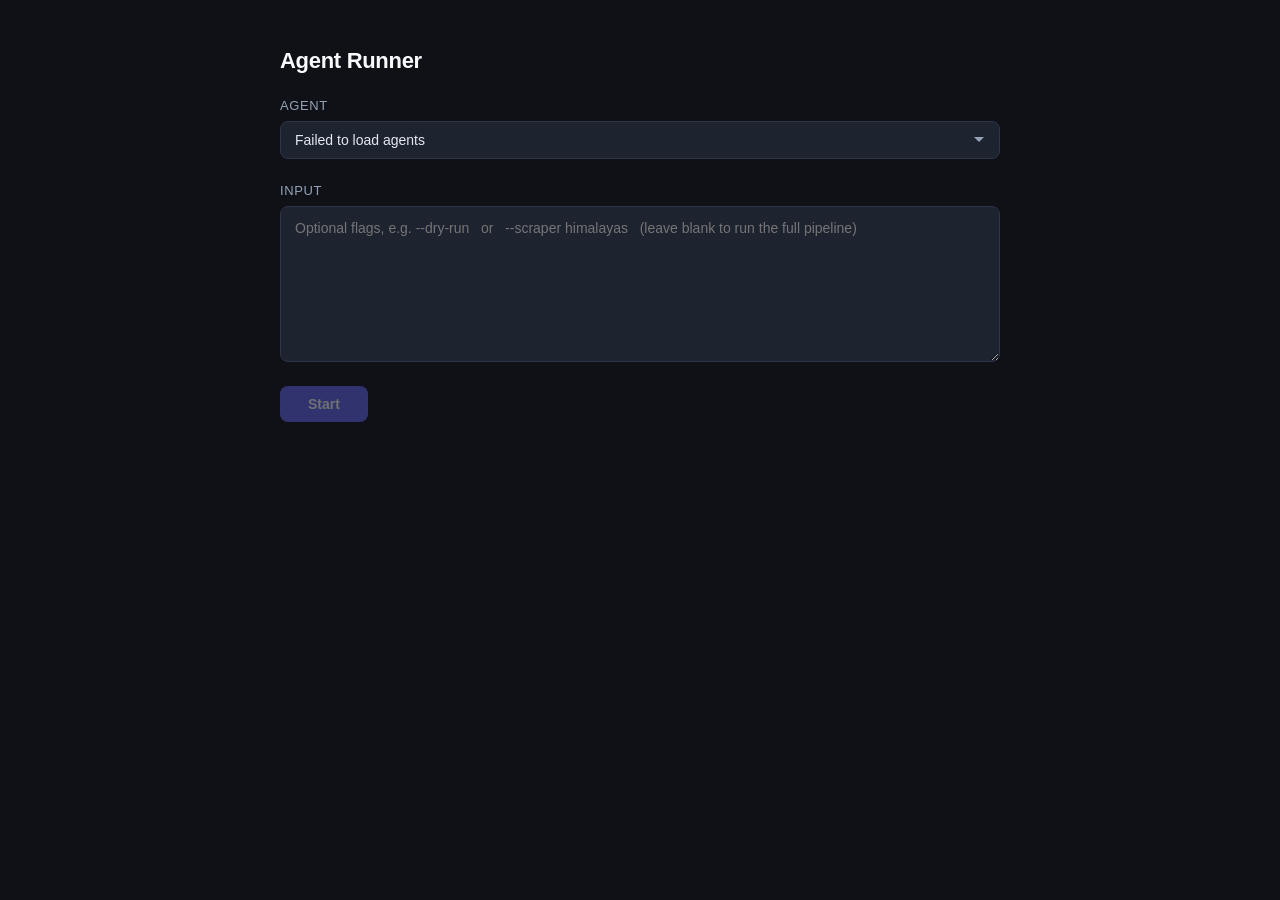
<file: index.html>
<!DOCTYPE html>
<html lang="en">
<head>
  <meta charset="UTF-8" />
  <meta name="viewport" content="width=device-width, initial-scale=1.0" />
  <title>Agent Runner</title>
  <link rel="stylesheet" href="style.css" />
</head>
<body>
  <div class="container">
    <h1>Agent Runner</h1>

    <div class="form-group">
      <label for="agent-select">Agent</label>
      <select id="agent-select">
        <option value="" disabled selected>Loading agents…</option>
      </select>
    </div>

    <div class="form-group">
      <label for="input-text">Input</label>
      <textarea id="input-text" placeholder="Optional flags, e.g. --dry-run   or   --scraper himalayas   (leave blank to run the full pipeline)" rows="6"></textarea>
    </div>

    <button id="start-btn" disabled>Start</button>

    <div class="form-group output-group" id="output-group" style="display:none">
      <label for="output-text">Output</label>
      <div id="output-text" class="output-box"></div>
    </div>
  </div>

  <script src="app.js"></script>
</body>
</html>
</file>
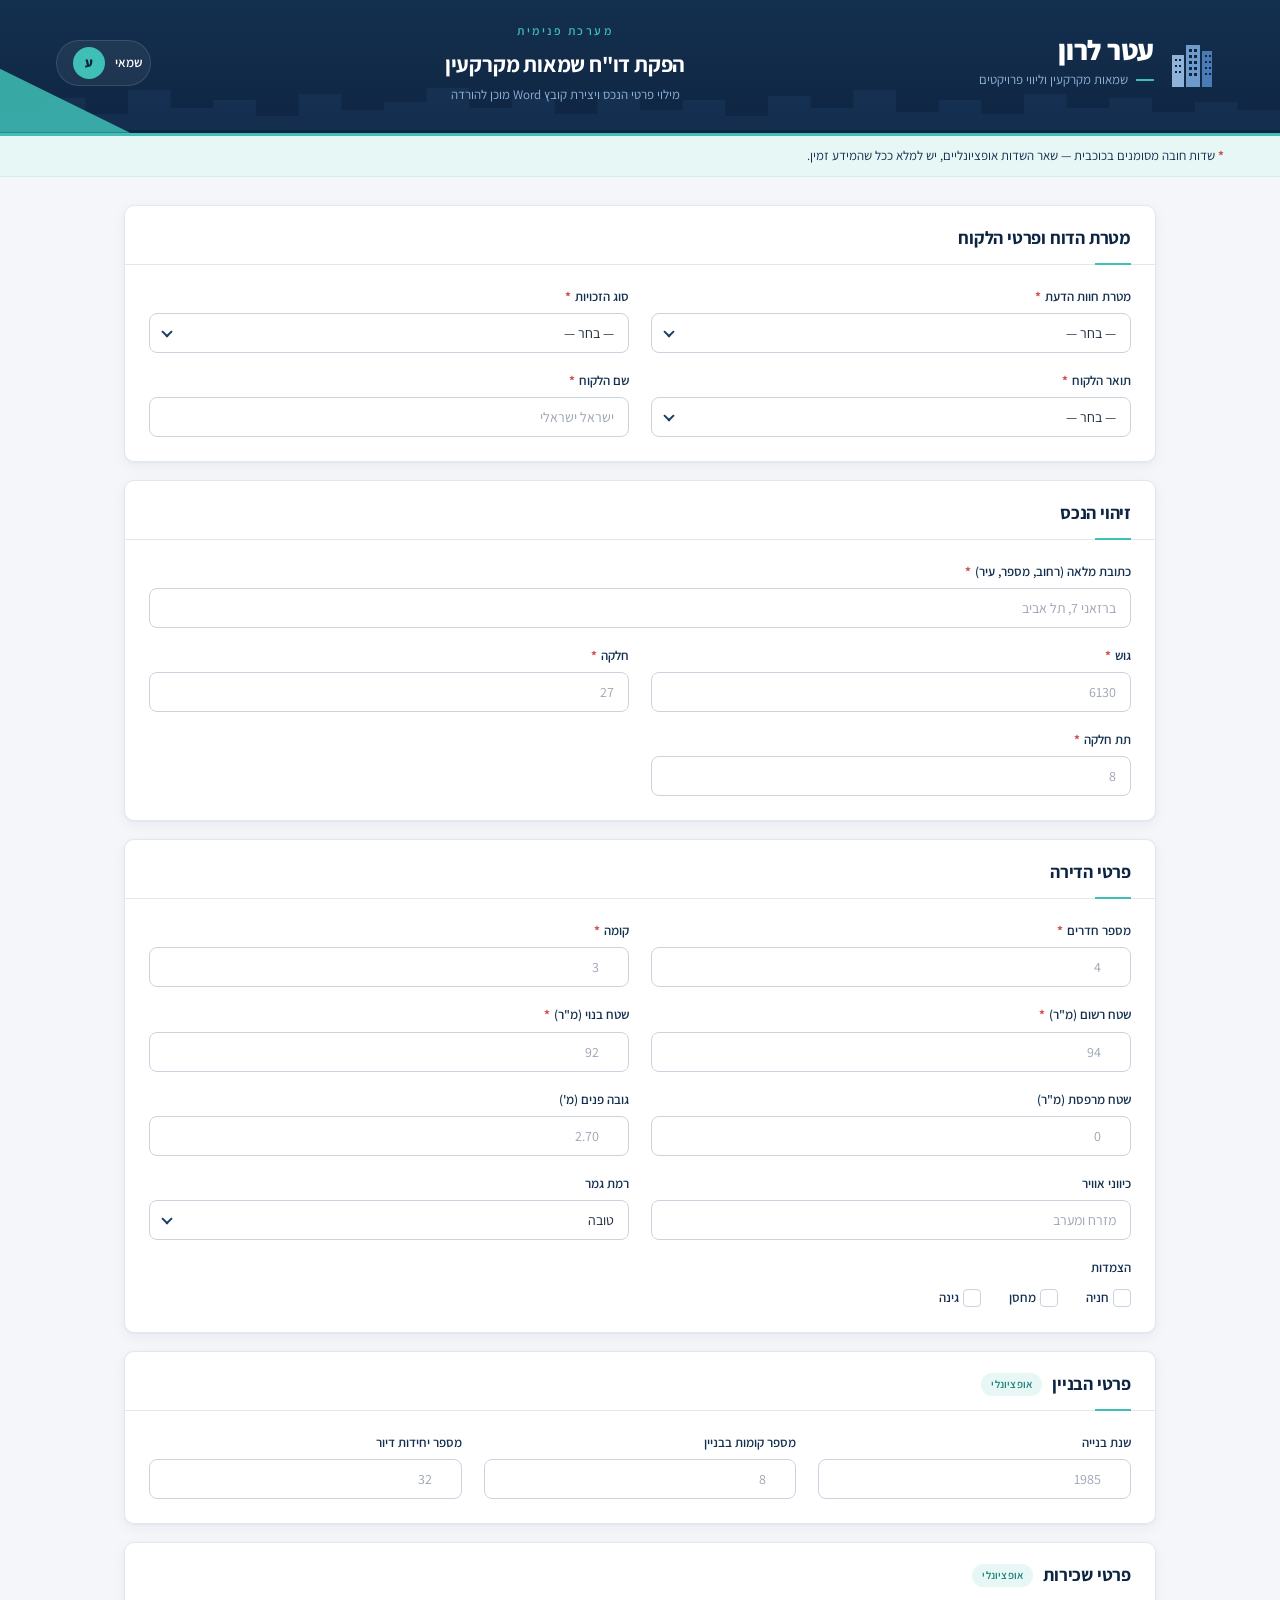
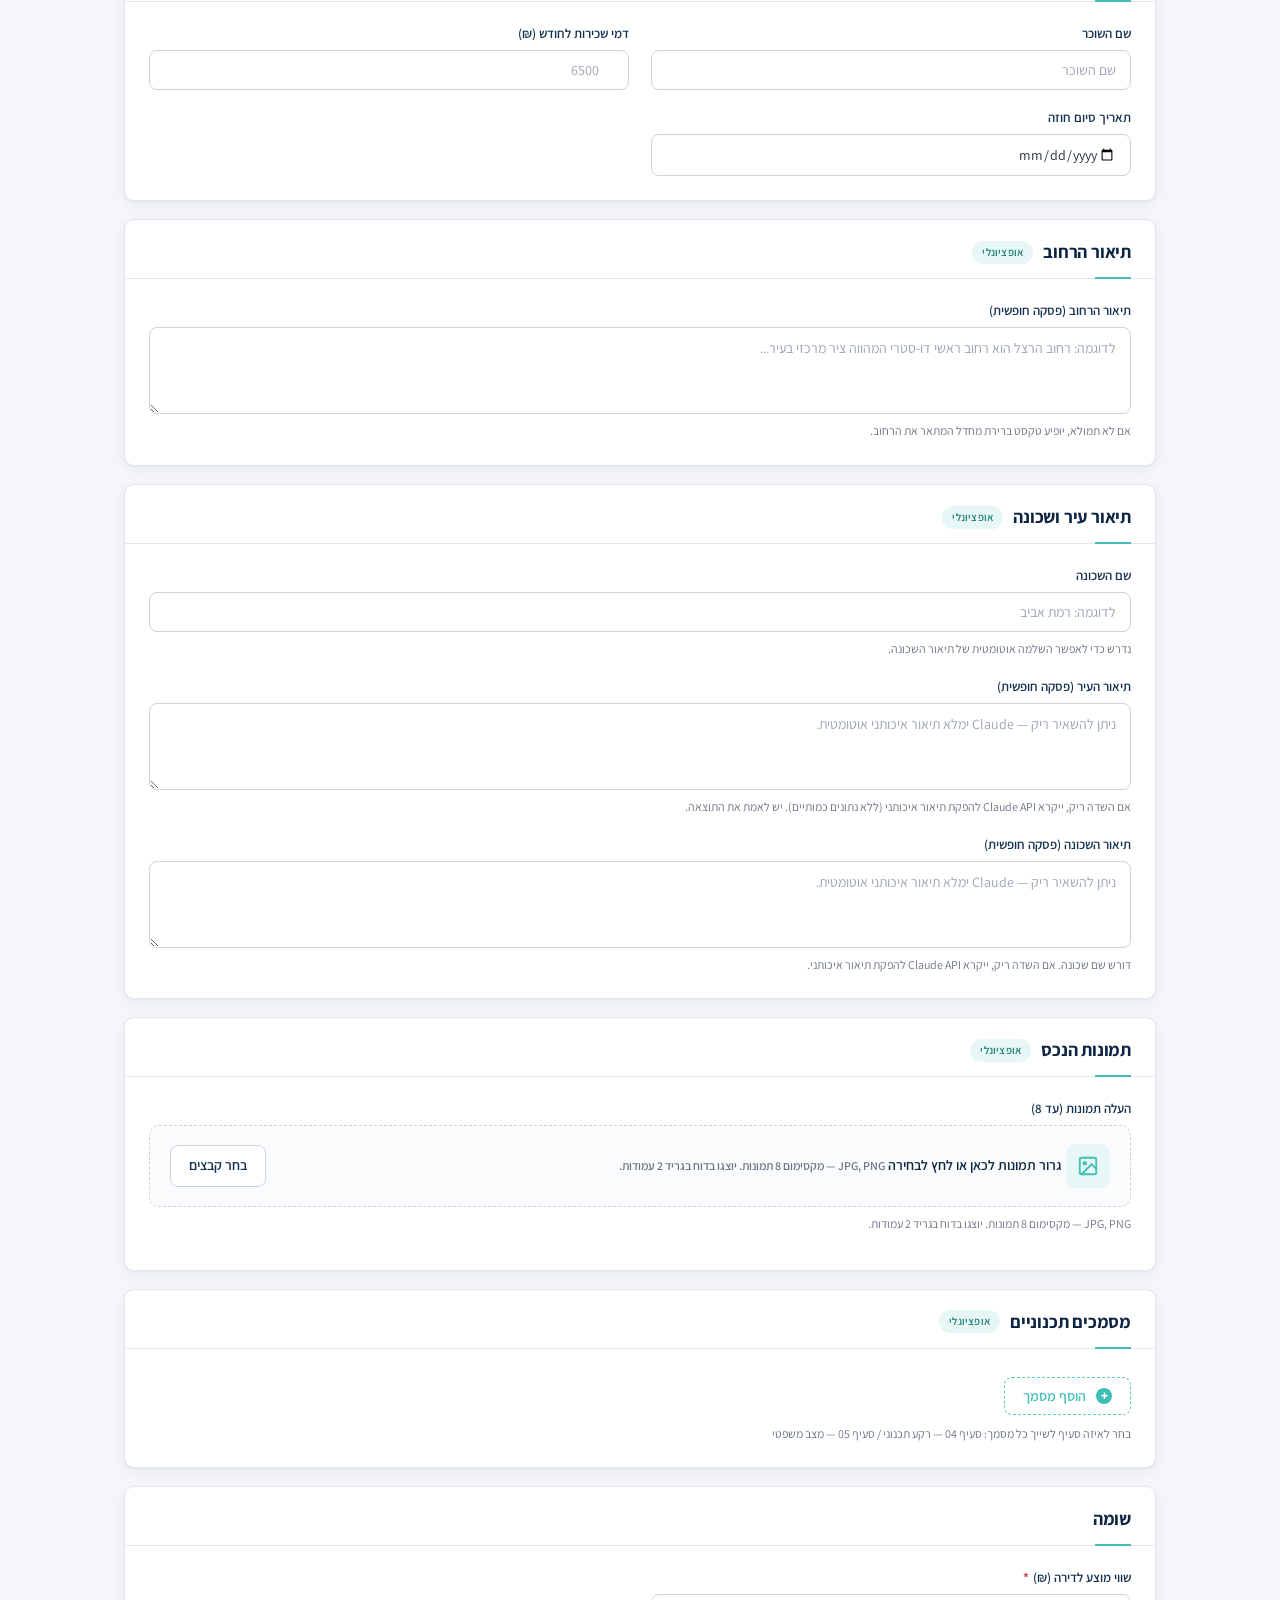
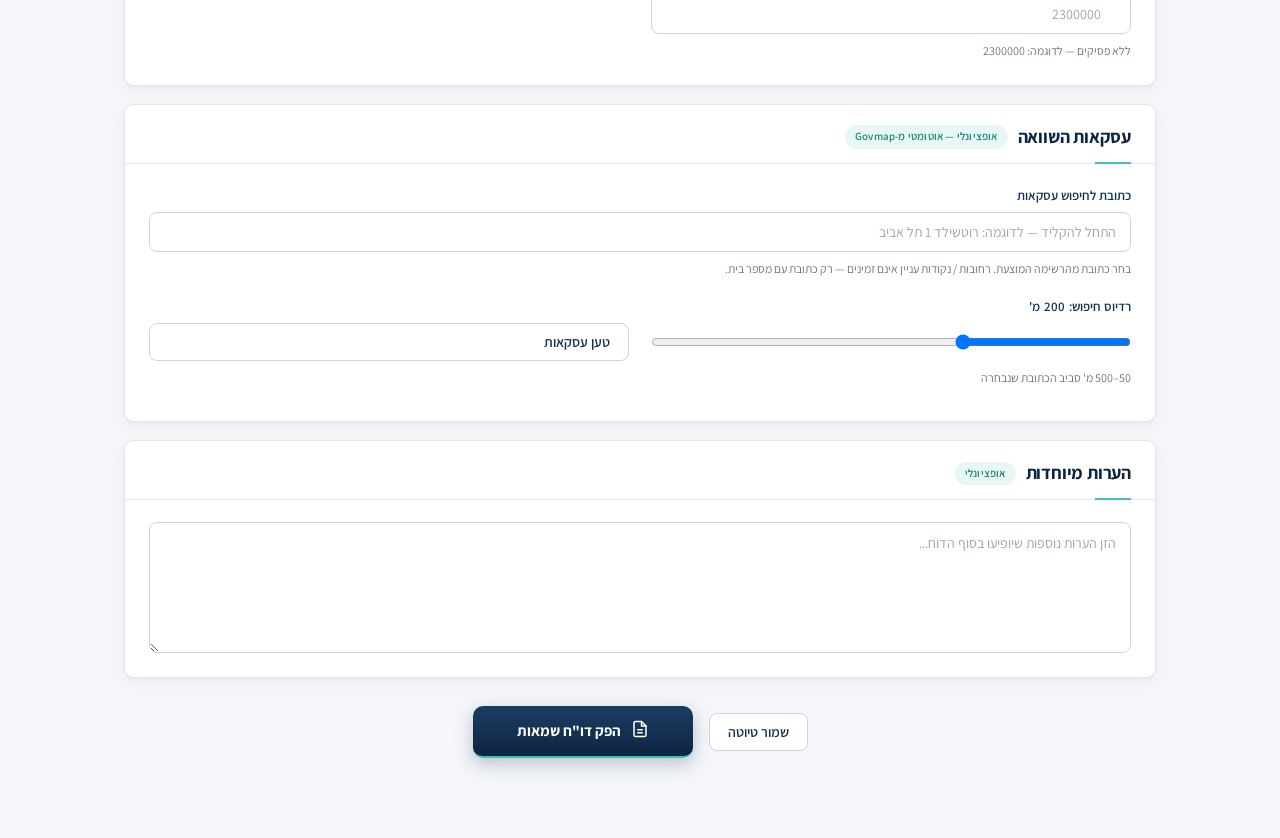
<file: real_estate/shuma.html>
<!DOCTYPE html>
<html lang="he" dir="rtl">
<head>
  <meta charset="UTF-8">
  <meta name="viewport" content="width=device-width, initial-scale=1.0">
  <title>עטר לרון — מערכת שמאות מקרקעין</title>
  <link rel="preconnect" href="https://fonts.googleapis.com">
  <link rel="preconnect" href="https://fonts.gstatic.com" crossorigin>
  <link href="https://fonts.googleapis.com/css2?family=Assistant:wght@300;400;500;600;700;800&display=swap" rel="stylesheet">
  <style>
    :root {
      --navy-900: #0E2542;
      --navy-800: #14304F;
      --navy-700: #1B3D62;
      --navy-600: #29547F;
      --teal: #3FBFB5;
      --teal-soft: #E6F7F5;
      --teal-line: #5CCCC2;
      --blue-logo: #4A7BB7;
      --blue-logo-light: #8FB3D9;
      --bg: #F4F6FA;
      --card: #FFFFFF;
      --border: #E2E7EE;
      --border-strong: #CBD3DE;
      --text: #1F2A3A;
      --text-muted: #6B7585;
      --required: #D14B4B;
      --shadow-card: 0 1px 2px rgba(14,37,66,0.04), 0 4px 14px rgba(14,37,66,0.05);
    }

    *, *::before, *::after { box-sizing: border-box; margin: 0; padding: 0; }

    html, body { height: auto; }

    body {
      font-family: 'Assistant', 'Segoe UI', Arial, Helvetica, sans-serif;
      background: var(--bg);
      color: var(--text);
      direction: rtl;
      font-size: 15px;
      line-height: 1.55;
      min-height: 100vh;
    }

    /* ── Header ── */
    .page-header {
      position: relative;
      background: linear-gradient(180deg, #14304F 0%, #0E2542 100%);
      color: #fff;
      padding: 22px 56px 28px;
      border-bottom: 3px solid var(--teal);
      overflow: hidden;
    }
    .header-skyline {
      position: absolute;
      left: 0;
      right: 0;
      bottom: 3px;
      width: 100%;
      height: 60px;
      opacity: 0.10;
      pointer-events: none;
      color: var(--blue-logo);
    }
    .header-corner {
      position: absolute;
      bottom: 0;
      left: 0;
      width: 130px;
      height: 64px;
      background: var(--teal);
      clip-path: polygon(0 100%, 100% 100%, 0 0);
      opacity: 0.85;
      pointer-events: none;
    }
    .header-inner {
      position: relative;
      display: flex;
      align-items: center;
      justify-content: space-between;
      gap: 24px;
      max-width: 1240px;
      margin: 0 auto;
      z-index: 1;
    }
    .brand { display: flex; align-items: center; gap: 14px; }
    .brand-logo { width: 56px; height: 56px; flex-shrink: 0; }
    .brand-text { display: flex; flex-direction: column; }
    .brand-name {
      font-size: 28px;
      font-weight: 800;
      color: #fff;
      letter-spacing: -0.3px;
      line-height: 1;
    }
    .brand-tagline {
      display: flex;
      align-items: center;
      gap: 8px;
      font-size: 13px;
      color: var(--blue-logo-light);
      margin-top: 6px;
    }
    .brand-tagline::before {
      content: "";
      width: 18px;
      height: 2px;
      background: var(--teal);
      display: inline-block;
    }

    .hero { text-align: center; flex: 1; max-width: 540px; }
    .hero-eyebrow {
      font-size: 12px;
      color: var(--teal);
      letter-spacing: 2.5px;
      font-weight: 600;
      text-transform: uppercase;
    }
    .hero-title {
      font-size: 22px;
      font-weight: 700;
      color: #fff;
      margin-top: 6px;
      letter-spacing: -0.2px;
    }
    .hero-subtitle {
      font-size: 13px;
      color: var(--blue-logo-light);
      margin-top: 4px;
    }

    .user-chip {
      display: flex;
      align-items: center;
      gap: 10px;
      background: rgba(255,255,255,0.06);
      border: 1px solid rgba(255,255,255,0.12);
      padding: 6px 8px 6px 16px;
      border-radius: 999px;
      color: #fff;
      font-size: 13px;
      font-weight: 600;
    }
    .user-avatar {
      width: 32px;
      height: 32px;
      border-radius: 50%;
      background: var(--teal);
      color: var(--navy-900);
      display: flex;
      align-items: center;
      justify-content: center;
      font-weight: 800;
      font-size: 13px;
    }

    /* ── Info banner ── */
    .info-banner {
      background: var(--teal-soft);
      border-bottom: 1px solid #D5EEEB;
      padding: 10px 56px;
      font-size: 13px;
      color: var(--navy-800);
    }
    .info-banner .req-star-inline { color: var(--required); font-weight: 700; }

    /* ── Layout ── */
    .container {
      max-width: 1080px;
      margin: 28px auto 80px;
      padding: 0 24px;
    }

    /* ── Card ── */
    .card {
      background: var(--card);
      border: 1px solid var(--border);
      border-radius: 10px;
      box-shadow: var(--shadow-card);
      margin-bottom: 18px;
      overflow: hidden;
    }
    .card-header {
      position: relative;
      display: flex;
      align-items: center;
      gap: 10px;
      padding: 18px 24px 12px;
      border-bottom: 1px solid var(--border);
    }
    .card-header::after {
      content: "";
      position: absolute;
      right: 24px;
      bottom: -1px;
      width: 36px;
      height: 2px;
      background: var(--teal);
    }
    .card-header h2 {
      font-size: 18px;
      font-weight: 700;
      color: var(--navy-900);
      letter-spacing: -0.2px;
    }
    .card-body { padding: 22px 24px 24px; }

    .badge-opt {
      font-size: 11px;
      background: var(--teal-soft);
      color: #1F8079;
      padding: 3px 10px;
      border-radius: 999px;
      font-weight: 600;
      white-space: nowrap;
      letter-spacing: 0.2px;
    }
    .badge-cond {
      font-size: 11px;
      background: #FEF3C7;
      color: #8A5A00;
      padding: 3px 10px;
      border-radius: 999px;
      font-weight: 600;
    }

    /* ── Grid ── */
    .fg { display: grid; grid-template-columns: repeat(2, 1fr); gap: 18px 22px; }
    .fg-3 { display: grid; grid-template-columns: repeat(3, 1fr); gap: 18px 22px; }
    @media (max-width: 760px) {
      .fg, .fg-3 { grid-template-columns: 1fr; }
      .page-header { padding: 22px 20px 26px; }
      .info-banner { padding: 10px 20px; }
      .header-inner { flex-direction: column; align-items: flex-start; gap: 14px; }
      .hero { text-align: right; }
    }
    .full { grid-column: 1 / -1; }

    /* ── Field ── */
    .f { display: flex; flex-direction: column; gap: 6px; min-width: 0; }
    .f label {
      font-size: 13px;
      font-weight: 600;
      color: var(--navy-800);
      display: inline-flex;
      align-items: center;
      gap: 4px;
    }
    .req-star { color: var(--required); font-weight: 700; }

    .f input,
    .f textarea,
    .f select {
      width: 100%;
      padding: 10px 14px;
      border: 1px solid var(--border-strong);
      border-radius: 8px;
      font-size: 14px;
      font-family: inherit;
      direction: rtl;
      background: #fff;
      color: var(--text);
      transition: border-color .15s, box-shadow .15s;
    }
    .f textarea { resize: vertical; min-height: 76px; line-height: 1.55; }
    .f input::placeholder, .f textarea::placeholder { color: #9CA4B2; }

    .f input:focus,
    .f textarea:focus,
    .f select:focus {
      outline: none;
      border-color: var(--teal);
      box-shadow: 0 0 0 3px rgba(63,191,181,0.18);
    }
    .f.err input,
    .f.err textarea,
    .f.err select {
      border-color: var(--required);
      background: #FFF5F5;
    }
    .f.err input:focus,
    .f.err textarea:focus,
    .f.err select:focus {
      box-shadow: 0 0 0 3px rgba(209,75,75,0.18);
    }
    .err-msg {
      font-size: 12px;
      color: var(--required);
      display: none;
      margin-top: 2px;
    }
    .f.err .err-msg { display: block; }
    .hint {
      font-size: 12px;
      color: var(--text-muted);
      margin-top: 2px;
    }

    /* ── Select wrap (custom arrow) ── */
    .select-wrap {
      position: relative;
      display: block;
      width: 100%;
    }
    .select-wrap select {
      appearance: none;
      -webkit-appearance: none;
      -moz-appearance: none;
      padding-left: 38px;
      background-image: none;
      cursor: pointer;
    }
    .select-wrap::after {
      content: "";
      position: absolute;
      left: 14px;
      top: 50%;
      width: 8px;
      height: 8px;
      border-right: 2px solid var(--navy-700);
      border-bottom: 2px solid var(--navy-700);
      transform: translateY(-65%) rotate(45deg);
      pointer-events: none;
    }

    /* ── Checkboxes (custom) ── */
    .cb-group {
      display: flex;
      gap: 28px;
      flex-wrap: wrap;
      padding-top: 4px;
    }
    .cb-item {
      display: inline-flex;
      align-items: center;
      gap: 8px;
      cursor: pointer;
      font-size: 14px;
      font-weight: 500;
      color: var(--text);
      user-select: none;
      position: relative;
    }
    .cb-item input[type="checkbox"] {
      position: absolute;
      opacity: 0;
      pointer-events: none;
      width: 0;
      height: 0;
    }
    .cb-item .box {
      width: 18px;
      height: 18px;
      border: 1.5px solid var(--border-strong);
      border-radius: 4px;
      background: #fff;
      position: relative;
      transition: background .15s, border-color .15s, box-shadow .15s;
      flex-shrink: 0;
      display: inline-block;
    }
    .cb-item input[type="checkbox"]:checked + .box {
      background: var(--teal);
      border-color: var(--teal);
    }
    .cb-item input[type="checkbox"]:checked + .box::after {
      content: "";
      position: absolute;
      left: 5px;
      top: 1px;
      width: 5px;
      height: 10px;
      border-right: 2px solid #fff;
      border-bottom: 2px solid #fff;
      transform: rotate(45deg);
    }
    .cb-item input[type="checkbox"]:focus + .box {
      box-shadow: 0 0 0 3px rgba(63,191,181,0.22);
    }

    /* ── File drop (property images) ── */
    .file-drop {
      display: flex;
      align-items: center;
      gap: 16px;
      border: 1.5px dashed var(--border-strong);
      background: #FAFBFD;
      border-radius: 10px;
      padding: 18px 20px;
      cursor: pointer;
      transition: border-color .15s, background .15s;
    }
    .file-drop:hover { border-color: var(--teal-line); background: #F4FBFA; }
    .file-drop-icon {
      width: 44px;
      height: 44px;
      background: var(--teal-soft);
      color: var(--teal);
      border-radius: 10px;
      display: flex;
      align-items: center;
      justify-content: center;
      flex-shrink: 0;
    }
    .file-drop-text { flex: 1; }
    .file-drop-text .t1 {
      font-size: 14px;
      font-weight: 600;
      color: var(--navy-900);
    }
    .file-drop-text .t2 {
      font-size: 12px;
      color: var(--text-muted);
      margin-top: 2px;
    }
    .file-drop input[type="file"] {
      position: absolute;
      opacity: 0;
      pointer-events: none;
      width: 0;
      height: 0;
    }

    .btn-secondary {
      display: inline-flex;
      align-items: center;
      gap: 6px;
      background: #fff;
      color: var(--navy-800);
      border: 1px solid var(--border-strong);
      padding: 9px 18px;
      border-radius: 8px;
      font-size: 14px;
      font-weight: 600;
      font-family: inherit;
      cursor: pointer;
      transition: background .15s, border-color .15s;
      white-space: nowrap;
    }
    .btn-secondary:hover { background: #F4F6FA; border-color: var(--navy-600); }

    /* ── + הוסף מסמך ── */
    .btn-add-doc {
      display: inline-flex;
      align-items: center;
      gap: 10px;
      background: #fff;
      color: var(--teal);
      border: 1.5px dashed var(--teal-line);
      padding: 9px 18px;
      border-radius: 8px;
      font-size: 14px;
      font-weight: 600;
      font-family: inherit;
      cursor: pointer;
      transition: background .15s;
      margin-top: 6px;
    }
    .btn-add-doc:hover { background: var(--teal-soft); }
    .btn-add-doc .plus-circle {
      width: 16px;
      height: 16px;
      border-radius: 50%;
      background: var(--teal);
      color: #fff;
      display: inline-flex;
      align-items: center;
      justify-content: center;
      font-size: 13px;
      font-weight: 800;
      line-height: 1;
    }

    /* ── Plan row ── */
    .plan-row {
      display: flex;
      gap: 12px;
      align-items: center;
      margin-bottom: 10px;
    }
    .plan-row .plan-file-label {
      flex: 1;
      display: flex;
      align-items: center;
      gap: 10px;
      padding: 9px 14px;
      border: 1px solid var(--border-strong);
      border-radius: 8px;
      background: #fff;
      cursor: pointer;
      font-size: 13px;
      color: var(--text-muted);
      min-width: 0;
    }
    .plan-row .plan-file-label:hover { border-color: var(--teal-line); }
    .plan-row .plan-file-label .file-name {
      color: var(--text);
      font-weight: 500;
      overflow: hidden;
      text-overflow: ellipsis;
      white-space: nowrap;
    }
    .plan-row .plan-file { display: none; }
    .plan-row .select-wrap { width: 220px; flex-shrink: 0; }
    .plan-row .btn-remove {
      width: 36px;
      height: 36px;
      background: #FEECEC;
      color: var(--required);
      border: none;
      border-radius: 8px;
      cursor: pointer;
      font-size: 16px;
      font-weight: 700;
      display: inline-flex;
      align-items: center;
      justify-content: center;
      flex-shrink: 0;
    }
    .plan-row .btn-remove:hover { background: #FBDADA; }

    /* ── Image preview ── */
    .img-preview { display: flex; flex-wrap: wrap; gap: 10px; margin-top: 12px; }
    .img-preview img {
      width: 110px;
      height: 84px;
      object-fit: cover;
      border-radius: 8px;
      border: 1px solid var(--border-strong);
    }
    .img-preview .warn {
      color: var(--required);
      font-size: 13px;
      width: 100%;
    }

    /* ── Submit area ── */
    .submit-bar {
      display: flex;
      align-items: center;
      justify-content: center;
      gap: 16px;
      margin-top: 28px;
      flex-wrap: wrap;
    }
    .btn-cta {
      display: inline-flex;
      align-items: center;
      gap: 10px;
      background: linear-gradient(180deg, #1B3D62 0%, #0E2542 100%);
      color: #fff;
      border: none;
      border-bottom: 2px solid var(--teal);
      padding: 14px 44px;
      border-radius: 10px;
      font-size: 15px;
      font-weight: 700;
      font-family: inherit;
      cursor: pointer;
      transition: transform .12s, box-shadow .15s;
      box-shadow: 0 6px 18px rgba(14,37,66,0.25);
    }
    .btn-cta:hover:not(:disabled) {
      transform: translateY(-1px);
      box-shadow: 0 8px 22px rgba(14,37,66,0.32);
    }
    .btn-cta:active:not(:disabled) { transform: translateY(0); }
    .btn-cta:disabled {
      background: var(--navy-600);
      cursor: not-allowed;
      box-shadow: none;
      border-bottom-color: rgba(63,191,181,0.5);
    }

    @keyframes spin { to { transform: rotate(360deg); } }
    .spinner {
      width: 18px; height: 18px;
      border: 2.5px solid rgba(255,255,255,0.35);
      border-top-color: #fff;
      border-radius: 50%;
      animation: spin .65s linear infinite;
      display: none;
    }
    .btn-cta.loading .spinner { display: inline-block; }
    .btn-cta.loading .btn-icon { display: none; }

    /* ── Toast ── */
    #toast {
      display: none;
      align-items: center;
      gap: 8px;
      background: var(--teal-soft);
      color: #1F8079;
      border: 1px solid #B7E8E2;
      border-radius: 8px;
      padding: 10px 18px;
      font-size: 14px;
      font-weight: 600;
      margin-top: 16px;
      width: 100%;
      justify-content: center;
    }
    #toast.show { display: flex; }

    .hidden { display: none !important; }

    input[type="number"] { direction: ltr; text-align: right; }
    input[type="date"]   { direction: ltr; text-align: right; }

    /* ── Comparables autocomplete dropdown ── */
    .cmp-ac-list {
      list-style: none;
      margin: 4px 0 0 0;
      padding: 0;
      position: absolute;
      top: 100%; right: 0; left: 0;
      background: #fff;
      border: 1px solid #ddd;
      border-radius: 8px;
      box-shadow: 0 4px 12px rgba(0,0,0,0.08);
      max-height: 320px;
      overflow-y: auto;
      z-index: 30;
    }
    .cmp-ac-list li {
      padding: 8px 12px;
      cursor: pointer;
      border-bottom: 1px solid #f1f1f1;
    }
    .cmp-ac-list li:last-child { border-bottom: none; }
    .cmp-ac-list li:hover,
    .cmp-ac-list li[aria-selected="true"] { background: var(--teal-soft); }
    .cmp-ac-list li .cmp-ac-type {
      display: inline-block;
      font-size: 11px;
      background: #f0f0f0;
      color: #555;
      border-radius: 4px;
      padding: 1px 6px;
      margin-inline-start: 6px;
    }
  </style>
</head>
<body>

<header class="page-header">
  <svg class="header-skyline" viewBox="0 0 1200 60" preserveAspectRatio="none" aria-hidden="true">
    <path fill="currentColor" d="M0,60 L0,40 L40,40 L40,28 L80,28 L80,44 L120,44 L120,20 L160,20 L160,38 L200,38 L200,30 L240,30 L240,46 L280,46 L280,24 L320,24 L320,40 L360,40 L360,32 L400,32 L400,18 L440,18 L440,38 L480,38 L480,28 L520,28 L520,44 L560,44 L560,22 L600,22 L600,40 L640,40 L640,30 L680,30 L680,46 L720,46 L720,26 L760,26 L760,38 L800,38 L800,20 L840,20 L840,42 L880,42 L880,30 L920,30 L920,44 L960,44 L960,24 L1000,24 L1000,38 L1040,38 L1040,28 L1080,28 L1080,42 L1120,42 L1120,32 L1160,32 L1160,40 L1200,40 L1200,60 Z"/>
  </svg>
  <span class="header-corner" aria-hidden="true"></span>

  <div class="header-inner">
    <div class="brand">
      <svg class="brand-logo" viewBox="0 0 56 56" aria-hidden="true">
        <rect x="4"  y="20" width="12" height="32" fill="#8FB3D9"/>
        <rect x="18" y="10" width="14" height="42" fill="#6E9BCC"/>
        <rect x="34" y="16" width="10" height="36" fill="#4A7BB7"/>
        <rect x="21" y="14" width="3" height="3" fill="#0E2542"/>
        <rect x="26" y="14" width="3" height="3" fill="#0E2542"/>
        <rect x="21" y="20" width="3" height="3" fill="#0E2542"/>
        <rect x="26" y="20" width="3" height="3" fill="#0E2542"/>
        <rect x="21" y="26" width="3" height="3" fill="#0E2542"/>
        <rect x="26" y="26" width="3" height="3" fill="#0E2542"/>
        <rect x="21" y="32" width="3" height="3" fill="#0E2542"/>
        <rect x="26" y="32" width="3" height="3" fill="#0E2542"/>
        <rect x="21" y="38" width="3" height="3" fill="#0E2542"/>
        <rect x="26" y="38" width="3" height="3" fill="#0E2542"/>
        <rect x="7"  y="24" width="2" height="2" fill="#0E2542"/>
        <rect x="11" y="24" width="2" height="2" fill="#0E2542"/>
        <rect x="7"  y="30" width="2" height="2" fill="#0E2542"/>
        <rect x="11" y="30" width="2" height="2" fill="#0E2542"/>
        <rect x="7"  y="36" width="2" height="2" fill="#0E2542"/>
        <rect x="11" y="36" width="2" height="2" fill="#0E2542"/>
        <rect x="37" y="20" width="2" height="2" fill="#0E2542"/>
        <rect x="41" y="20" width="2" height="2" fill="#0E2542"/>
        <rect x="37" y="26" width="2" height="2" fill="#0E2542"/>
        <rect x="41" y="26" width="2" height="2" fill="#0E2542"/>
        <rect x="37" y="32" width="2" height="2" fill="#0E2542"/>
        <rect x="41" y="32" width="2" height="2" fill="#0E2542"/>
        <rect x="37" y="38" width="2" height="2" fill="#0E2542"/>
        <rect x="41" y="38" width="2" height="2" fill="#0E2542"/>
      </svg>
      <div class="brand-text">
        <span class="brand-name">עטר לרון</span>
        <span class="brand-tagline">שמאות מקרקעין וליווי פרויקטים</span>
      </div>
    </div>

    <div class="hero">
      <div class="hero-eyebrow">מערכת פנימית</div>
      <h1 class="hero-title">הפקת דו"ח שמאות מקרקעין</h1>
      <div class="hero-subtitle">מילוי פרטי הנכס ויצירת קובץ Word מוכן להורדה</div>
    </div>

    <div class="user-chip">
      <span>שמאי</span>
      <span class="user-avatar">ע</span>
    </div>
  </div>
</header>

<div class="info-banner">
  <span class="req-star-inline">*</span>
  שדות חובה מסומנים בכוכבית — שאר השדות אופציונליים, יש למלא ככל שהמידע זמין.
</div>

<div class="container">
<form id="form" novalidate>

  <!-- ═══════════════════════════════════════════════════════ 01 -->
  <div class="card">
    <div class="card-header"><h2>מטרת הדוח ופרטי הלקוח</h2></div>
    <div class="card-body">
    <div class="fg">

      <div class="f" id="f-purpose">
        <label>מטרת חוות הדעת <span class="req-star">*</span></label>
        <div class="select-wrap">
          <select id="purpose" name="purpose">
            <option value="">— בחר —</option>
            <option value="שוק">שוק — אומדן שווי שוק</option>
            <option value="תקן_19">תקן 19 — בטוחה למתן אשראי</option>
            <option value="פינוי_בינוי">פינוי-בינוי</option>
          </select>
        </div>
        <span class="err-msg">נא לבחור מטרת חוות הדעת</span>
      </div>

      <div class="f" id="f-rights">
        <label>סוג הזכויות <span class="req-star">*</span></label>
        <div class="select-wrap">
          <select id="rights_type" name="rights_type">
            <option value="">— בחר —</option>
            <option value="בעלות_פרטית">בעלות פרטית</option>
            <option value="חכירה_רמי">חכירה מרמ"י</option>
            <option value="חכירה_חברה">חכירה מחברה משכנת</option>
          </select>
        </div>
        <span class="err-msg">נא לבחור סוג זכויות</span>
      </div>

      <div class="f" id="f-gender">
        <label>תואר הלקוח <span class="req-star">*</span></label>
        <div class="select-wrap">
          <select id="client_gender" name="client_gender">
            <option value="">— בחר —</option>
            <option value="זכר">מר</option>
            <option value="נקבה">גב'</option>
            <option value="חברה">חברה בע"מ</option>
            <option value="בנק">בנק</option>
          </select>
        </div>
        <span class="err-msg">נא לבחור תואר</span>
      </div>

      <div class="f" id="f-name">
        <label>שם הלקוח <span class="req-star">*</span></label>
        <input type="text" id="client_name" name="client_name" placeholder="ישראל ישראלי">
        <span class="err-msg">שדה חובה</span>
      </div>

    </div>
    </div>
  </div>

  <!-- ═══════════════════════════════════════════════════════ 02 -->
  <div class="card">
    <div class="card-header"><h2>זיהוי הנכס</h2></div>
    <div class="card-body">
    <div class="fg">

      <div class="f full" id="f-address">
        <label>כתובת מלאה (רחוב, מספר, עיר) <span class="req-star">*</span></label>
        <input type="text" id="address" name="address" placeholder="ברזאני 7, תל אביב">
        <span class="err-msg">שדה חובה</span>
      </div>

      <div class="f" id="f-block">
        <label>גוש <span class="req-star">*</span></label>
        <input type="text" id="block" name="block" placeholder="6130">
        <span class="err-msg">שדה חובה</span>
      </div>

      <div class="f" id="f-parcel">
        <label>חלקה <span class="req-star">*</span></label>
        <input type="text" id="parcel" name="parcel" placeholder="27">
        <span class="err-msg">שדה חובה</span>
      </div>

      <div class="f" id="f-sub">
        <label>תת חלקה <span class="req-star">*</span></label>
        <input type="text" id="sub_parcel" name="sub_parcel" placeholder="8">
        <span class="err-msg">שדה חובה</span>
      </div>

    </div>
    </div>
  </div>

  <!-- ═══════════════════════════════════════════════════════ 03 -->
  <div class="card">
    <div class="card-header"><h2>פרטי הדירה</h2></div>
    <div class="card-body">
    <div class="fg">

      <div class="f" id="f-rooms">
        <label>מספר חדרים <span class="req-star">*</span></label>
        <input type="number" id="rooms" name="rooms" min="1" max="20" step="0.5" placeholder="4">
        <span class="err-msg">שדה חובה</span>
      </div>

      <div class="f" id="f-floor">
        <label>קומה <span class="req-star">*</span></label>
        <input type="number" id="floor" name="floor" min="0" max="100" placeholder="3">
        <span class="err-msg">שדה חובה</span>
      </div>

      <div class="f" id="f-reg-area">
        <label>שטח רשום (מ"ר) <span class="req-star">*</span></label>
        <input type="number" id="registered_area" name="registered_area" min="0" step="0.5" placeholder="94">
        <span class="err-msg">שדה חובה</span>
      </div>

      <div class="f" id="f-built-area">
        <label>שטח בנוי (מ"ר) <span class="req-star">*</span></label>
        <input type="number" id="built_area" name="built_area" min="0" step="0.5" placeholder="92">
        <span class="err-msg">שדה חובה</span>
      </div>

      <div class="f">
        <label>שטח מרפסת (מ"ר)</label>
        <input type="number" id="balcony_area" name="balcony_area" min="0" step="0.5" placeholder="0">
      </div>

      <div class="f">
        <label>גובה פנים (מ')</label>
        <input type="number" id="ceiling_height" name="ceiling_height" min="2" max="6" step="0.1" placeholder="2.70">
      </div>

      <div class="f">
        <label>כיווני אוויר</label>
        <input type="text" id="air_directions" name="air_directions" placeholder="מזרח ומערב">
      </div>

      <div class="f">
        <label>רמת גמר</label>
        <div class="select-wrap">
          <select id="finish_level" name="finish_level">
            <option value="">— לא צוין —</option>
            <option value="בסיסית">בסיסית</option>
            <option value="טובה" selected>טובה</option>
            <option value="טובה מאוד">טובה מאוד</option>
          </select>
        </div>
      </div>

      <div class="f full">
        <label>הצמדות</label>
        <div class="cb-group">
          <label class="cb-item">
            <input type="checkbox" id="has_parking" name="has_parking">
            <span class="box"></span>
            <span>חניה</span>
          </label>
          <label class="cb-item">
            <input type="checkbox" id="has_storage" name="has_storage">
            <span class="box"></span>
            <span>מחסן</span>
          </label>
          <label class="cb-item">
            <input type="checkbox" id="has_garden" name="has_garden">
            <span class="box"></span>
            <span>גינה</span>
          </label>
        </div>
      </div>

    </div>
    </div>
  </div>

  <!-- ═══════════════════════════════════════════════════════ 04 -->
  <div class="card">
    <div class="card-header">
      <h2>פרטי הבניין</h2>
      <span class="badge-opt">אופציונלי</span>
    </div>
    <div class="card-body">
    <div class="fg-3">

      <div class="f">
        <label>שנת בנייה</label>
        <input type="number" id="build_year" name="build_year" min="1900" max="2025" placeholder="1985">
      </div>

      <div class="f">
        <label>מספר קומות בבניין</label>
        <input type="number" id="total_floors" name="total_floors" min="1" max="100" placeholder="8">
      </div>

      <div class="f">
        <label>מספר יחידות דיור</label>
        <input type="number" id="units_count" name="units_count" min="1" placeholder="32">
      </div>

    </div>
    </div>
  </div>

  <!-- ═══════════════════════════════════════════════════════ 05 -->
  <div class="card">
    <div class="card-header">
      <h2>פרטי שכירות</h2>
      <span class="badge-opt">אופציונלי</span>
    </div>
    <div class="card-body">
    <div class="fg">

      <div class="f">
        <label>שם השוכר</label>
        <input type="text" id="tenant_name" name="tenant_name" placeholder="שם השוכר">
      </div>

      <div class="f">
        <label>דמי שכירות לחודש (₪)</label>
        <input type="number" id="monthly_rent" name="monthly_rent" min="0" placeholder="6500">
      </div>

      <div class="f">
        <label>תאריך סיום חוזה</label>
        <input type="date" id="rental_end_date" name="rental_end_date">
      </div>

    </div>
    </div>
  </div>

  <!-- ═══════════════════════════════════════════════════════ תיאור הרחוב -->
  <div class="card">
    <div class="card-header">
      <h2>תיאור הרחוב</h2>
      <span class="badge-opt">אופציונלי</span>
    </div>
    <div class="card-body">
    <div class="f full">
      <label>תיאור הרחוב (פסקה חופשית)</label>
      <textarea id="street_description" name="street_description" rows="3"
                placeholder="לדוגמה: רחוב הרצל הוא רחוב ראשי דו-סטרי המהווה ציר מרכזי בעיר..."></textarea>
      <span class="hint">אם לא תמולא, יופיע טקסט ברירת מחדל המתאר את הרחוב.</span>
    </div>
    </div>
  </div>

  <!-- ═══════════════════════════════════════════════════════ תיאור עיר ושכונה -->
  <div class="card">
    <div class="card-header">
      <h2>תיאור עיר ושכונה</h2>
      <span class="badge-opt">אופציונלי</span>
    </div>
    <div class="card-body">
    <div class="fg">
      <div class="f full">
        <label>שם השכונה</label>
        <input type="text" id="neighborhood_name" name="neighborhood_name"
               placeholder="לדוגמה: רמת אביב">
        <span class="hint">נדרש כדי לאפשר השלמה אוטומטית של תיאור השכונה.</span>
      </div>
      <div class="f full">
        <label>תיאור העיר (פסקה חופשית)</label>
        <textarea id="city_description" name="city_description" rows="3"
                  placeholder="ניתן להשאיר ריק — Claude ימלא תיאור איכותני אוטומטית."></textarea>
        <span class="hint">אם השדה ריק, ייקרא Claude API להפקת תיאור איכותני (ללא נתונים כמותיים). יש לאמת את התוצאה.</span>
      </div>
      <div class="f full">
        <label>תיאור השכונה (פסקה חופשית)</label>
        <textarea id="neighborhood_description" name="neighborhood_description" rows="3"
                  placeholder="ניתן להשאיר ריק — Claude ימלא תיאור איכותני אוטומטית."></textarea>
        <span class="hint">דורש שם שכונה. אם השדה ריק, ייקרא Claude API להפקת תיאור איכותני.</span>
      </div>
    </div>
    </div>
  </div>

  <!-- ═══════════════════════════════════════════════════════ תמונות הנכס -->
  <div class="card">
    <div class="card-header">
      <h2>תמונות הנכס</h2>
      <span class="badge-opt">אופציונלי</span>
    </div>
    <div class="card-body">
    <div class="f full">
      <label>העלה תמונות (עד 8)</label>
      <label class="file-drop" for="property_images_input">
        <span class="file-drop-icon" aria-hidden="true">
          <svg width="22" height="22" viewBox="0 0 24 24" fill="none" stroke="currentColor" stroke-width="2" stroke-linecap="round" stroke-linejoin="round">
            <rect x="3" y="3" width="18" height="18" rx="2" ry="2"></rect>
            <circle cx="8.5" cy="9" r="1.5"></circle>
            <path d="M21 15l-5-5L5 21"></path>
          </svg>
        </span>
        <span class="file-drop-text">
          <span class="t1">גרור תמונות לכאן או לחץ לבחירה</span>
          <span class="t2">JPG, PNG — מקסימום 8 תמונות. יוצגו בדוח בגריד 2 עמודות.</span>
        </span>
        <span class="btn-secondary" aria-hidden="true">בחר קבצים</span>
        <input type="file" id="property_images_input" accept="image/*" multiple>
      </label>
      <span class="hint">JPG, PNG — מקסימום 8 תמונות. יוצגו בדוח בגריד 2 עמודות.</span>
    </div>
    <div id="img-preview" class="img-preview"></div>
    </div>
  </div>

  <!-- ═══════════════════════════════════════════════════════ מסמכים תכנוניים -->
  <div class="card">
    <div class="card-header">
      <h2>מסמכים תכנוניים</h2>
      <span class="badge-opt">אופציונלי</span>
    </div>
    <div class="card-body">
    <div id="plan-rows"></div>
    <button type="button" class="btn-add-doc" onclick="addPlanRow()">
      <span class="plus-circle">+</span>
      <span>הוסף מסמך</span>
    </button>
    <p class="hint" style="margin-top:10px;">
      בחר לאיזה סעיף לשייך כל מסמך: סעיף 04 — רקע תכנוני / סעיף 05 — מצב משפטי
    </p>
    </div>
  </div>

  <!-- ═══════════════════════════════════════════════════════ 06 — תקן 19 -->
  <div class="card hidden" id="sec-teken19">
    <div class="card-header">
      <h2>פרטי רכישה</h2>
      <span class="badge-cond">תקן 19 בלבד</span>
    </div>
    <div class="card-body">
    <div class="fg">

      <div class="f">
        <label>תאריך רכישת הנכס</label>
        <input type="date" id="purchase_date" name="purchase_date">
      </div>

      <div class="f">
        <label>מחיר רכישה (₪)</label>
        <input type="number" id="purchase_price" name="purchase_price" min="0" placeholder="900000">
      </div>

    </div>
    </div>
  </div>

  <!-- ═══════════════════════════════════════════════════════ 07 -->
  <div class="card">
    <div class="card-header"><h2>שומה</h2></div>
    <div class="card-body">
    <div class="fg">

      <div class="f" id="f-value">
        <label>שווי מוצע לדירה (₪) <span class="req-star">*</span></label>
        <input type="number" id="final_value" name="final_value" min="0" step="1000" placeholder="2300000">
        <span class="hint">ללא פסיקים — לדוגמה: 2300000</span>
        <span class="err-msg">שדה חובה</span>
      </div>

    </div>
    </div>
  </div>

  <!-- ═══════════════════════════════════════════════════════ 07b: Comparables -->
  <div class="card">
    <div class="card-header">
      <h2>עסקאות השוואה</h2>
      <span class="badge-opt">אופציונלי — אוטומטי מ-Govmap</span>
    </div>
    <div class="card-body">

    <div class="fg">
      <div class="f full" style="position:relative;">
        <label for="cmp-address-input">כתובת לחיפוש עסקאות</label>
        <input type="text" id="cmp-address-input" autocomplete="off"
               placeholder="התחל להקליד — לדוגמה: רוטשילד 1 תל אביב">
        <span class="hint">בחר כתובת מהרשימה המוצעת. רחובות / נקודות עניין אינם זמינים — רק כתובת עם מספר בית.</span>
        <ul id="cmp-autocomplete-list" class="cmp-ac-list hidden" role="listbox"></ul>
      </div>

      <div class="f">
        <label for="cmp-radius">רדיוס חיפוש: <span id="cmp-radius-value">200</span> מ'</label>
        <input type="range" id="cmp-radius" min="50" max="500" value="200" step="50">
        <span class="hint">50–500 מ' סביב הכתובת שנבחרה</span>
      </div>

      <div class="f">
        <label>&nbsp;</label>
        <button type="button" id="comparables-load-btn" class="btn-secondary" disabled>
          טען עסקאות
        </button>
      </div>
    </div>

    <input type="hidden" id="cmp-selected-itm-x" value="">
    <input type="hidden" id="cmp-selected-itm-y" value="">
    <input type="hidden" id="cmp-selected-display" value="">

    <div id="comparables-status" class="hint" style="margin-top:10px;"></div>

    <div id="comparables-results" class="hidden" style="margin-top:14px;">
      <div style="overflow-x:auto;">
        <table id="comparables-table" style="width:100%; border-collapse:collapse; font-size:14px;">
          <thead>
            <tr>
              <th style="border:1px solid #ddd; padding:6px;">כלול</th>
              <th style="border:1px solid #ddd; padding:6px;">חריגה</th>
              <th style="border:1px solid #ddd; padding:6px;">כתובת</th>
              <th style="border:1px solid #ddd; padding:6px;">חד'</th>
              <th style="border:1px solid #ddd; padding:6px;">קומה</th>
              <th style="border:1px solid #ddd; padding:6px;">שטח מ"ר</th>
              <th style="border:1px solid #ddd; padding:6px;">מרפסת מ"ר</th>
              <th style="border:1px solid #ddd; padding:6px;">מחיר ₪</th>
              <th style="border:1px solid #ddd; padding:6px;">הערות</th>
            </tr>
          </thead>
          <tbody id="comparables-tbody"></tbody>
        </table>
      </div>
      <p class="hint" style="margin-top:8px;">
        השמאי בוחר אילו עסקאות ייכנסו לדוח. שטח מרפסת ניתן להשלמה ידנית.
        סמן "חריגה" לעסקאות שיש לתת להן משקל נמוך.
      </p>
    </div>

    </div>
  </div>

  <!-- ═══════════════════════════════════════════════════════ 08 -->
  <div class="card">
    <div class="card-header">
      <h2>הערות מיוחדות</h2>
      <span class="badge-opt">אופציונלי</span>
    </div>
    <div class="card-body">
    <div class="f full">
      <textarea id="notes" name="notes" rows="5"
                placeholder="הזן הערות נוספות שיופיעו בסוף הדוח..."></textarea>
    </div>
    </div>
  </div>

  <!-- ═══════════════════════════════════════════════════════ SUBMIT -->
  <div class="submit-bar">
    <button type="button" id="draft-btn" class="btn-secondary">שמור טיוטה</button>
    <button type="submit" id="gen-btn" class="btn-cta">
      <span class="spinner"></span>
      <span class="btn-icon" aria-hidden="true">
        <svg width="18" height="18" viewBox="0 0 24 24" fill="none" stroke="currentColor" stroke-width="2" stroke-linecap="round" stroke-linejoin="round">
          <path d="M14 2H6a2 2 0 0 0-2 2v16a2 2 0 0 0 2 2h12a2 2 0 0 0 2-2V8z"></path>
          <polyline points="14 2 14 8 20 8"></polyline>
          <line x1="9" y1="13" x2="15" y2="13"></line>
          <line x1="9" y1="17" x2="15" y2="17"></line>
        </svg>
      </span>
      <span id="btn-label">הפק דו"ח שמאות</span>
    </button>
  </div>
  <div id="toast">הדוח הופק בהצלחה — הקובץ יורד כעת</div>

</form>
</div><!-- /container -->

<script>
  // ── Conditional: show/hide תקן 19 section ─────────────────────────────────
  document.getElementById('purpose').addEventListener('change', function () {
    const sec = document.getElementById('sec-teken19');
    sec.classList.toggle('hidden', this.value !== 'תקן_19');
  });

  // ── Required field definitions ────────────────────────────────────────────
  const REQUIRED = [
    { id: 'purpose',           msg: 'נא לבחור מטרת חוות הדעת' },
    { id: 'rights_type',       msg: 'נא לבחור סוג זכויות'     },
    { id: 'client_gender',     msg: 'נא לבחור תואר'           },
    { id: 'client_name',       msg: 'שדה חובה'                },
    { id: 'address',           msg: 'שדה חובה'                },
    { id: 'block',             msg: 'שדה חובה'                },
    { id: 'parcel',            msg: 'שדה חובה'                },
    { id: 'sub_parcel',        msg: 'שדה חובה'                },
    { id: 'rooms',             msg: 'שדה חובה'                },
    { id: 'floor',             msg: 'שדה חובה'                },
    { id: 'registered_area',   msg: 'שדה חובה'                },
    { id: 'built_area',        msg: 'שדה חובה'                },
    { id: 'final_value',       msg: 'שדה חובה'                },
  ];

  // ── Live error clearing ───────────────────────────────────────────────────
  document.querySelectorAll('input, select, textarea').forEach(el => {
    el.addEventListener('input', () => {
      el.closest('.f')?.classList.remove('err');
    });
    el.addEventListener('change', () => {
      el.closest('.f')?.classList.remove('err');
    });
  });

  // ── Validate ──────────────────────────────────────────────────────────────
  function validate() {
    let ok = true;
    REQUIRED.forEach(({ id }) => {
      const el  = document.getElementById(id);
      const fld = el.closest('.f');
      if (!el.value.trim()) { fld.classList.add('err'); ok = false; }
      else                   { fld.classList.remove('err'); }
    });
    if (!ok) {
      const first = document.querySelector('.f.err');
      if (first) first.scrollIntoView({ behavior: 'smooth', block: 'center' });
    }
    return ok;
  }

  // ── Planning doc rows ─────────────────────────────────────────────────────
  function addPlanRow() {
    const container = document.getElementById('plan-rows');
    const row = document.createElement('div');
    row.className = 'plan-row';
    row.innerHTML = `
      <label class="plan-file-label">
        <svg width="18" height="18" viewBox="0 0 24 24" fill="none" stroke="currentColor" stroke-width="2" stroke-linecap="round" stroke-linejoin="round" aria-hidden="true">
          <path d="M21.44 11.05l-9.19 9.19a6 6 0 0 1-8.49-8.49l9.19-9.19a4 4 0 0 1 5.66 5.66l-9.2 9.19a2 2 0 0 1-2.83-2.83l8.49-8.48"></path>
        </svg>
        <span class="file-name">בחר קובץ...</span>
        <input type="file" class="plan-file" accept="image/*">
      </label>
      <div class="select-wrap">
        <select class="plan-type">
          <option value="04">סעיף 04 — רקע תכנוני</option>
          <option value="05">סעיף 05 — מצב משפטי</option>
        </select>
      </div>
      <button type="button" class="btn-remove" onclick="this.closest('.plan-row').remove()" aria-label="הסר">✕</button>
    `;
    container.appendChild(row);

    const fileInput = row.querySelector('.plan-file');
    const nameSpan  = row.querySelector('.file-name');
    fileInput.addEventListener('change', () => {
      nameSpan.textContent = fileInput.files[0] ? fileInput.files[0].name : 'בחר קובץ...';
    });
  }

  // ── Image preview ─────────────────────────────────────────────────────────
  document.getElementById('property_images_input').addEventListener('change', function () {
    const preview = document.getElementById('img-preview');
    preview.innerHTML = '';
    const files = Array.from(this.files).slice(0, 8);
    files.forEach(f => {
      const img = document.createElement('img');
      img.src = URL.createObjectURL(f);
      preview.appendChild(img);
    });
    if (this.files.length > 8) {
      const warn = document.createElement('p');
      warn.className = 'warn';
      warn.textContent = 'נבחרו יותר מ-8 תמונות — רק 8 הראשונות ייכללו בדוח.';
      preview.appendChild(warn);
    }
  });

  // ── Build FormData ────────────────────────────────────────────────────────
  function buildFormData() {
    const fd = new FormData();
    // Text fields, selects, textareas (skip file inputs, checkboxes, and the
    // comparables sub-form which has its own structured serialisation below).
    document.querySelectorAll('#form input:not([type="checkbox"]):not([type="file"]), #form select, #form textarea')
      .forEach(el => {
        if (!el.name) return;
        if (el.closest && el.closest('#comparables-results')) return;
        fd.append(el.name, el.value);
      });
    // Checkboxes — always send explicitly
    ['has_parking', 'has_storage', 'has_garden'].forEach(n => {
      fd.append(n, document.getElementById(n).checked ? 'true' : 'false');
    });
    // Property images (up to 8)
    const imgFiles = Array.from(document.getElementById('property_images_input').files).slice(0, 8);
    imgFiles.forEach(f => fd.append('property_images', f));
    // Planning documents
    document.querySelectorAll('.plan-row').forEach(row => {
      const fi = row.querySelector('.plan-file');
      const ts = row.querySelector('.plan-type');
      if (fi.files[0]) {
        fd.append('plan_docs', fi.files[0]);
        fd.append('plan_types', ts.value);
      }
    });
    // Comparables — only the rows with the "include" checkbox ticked.
    document.querySelectorAll('#comparables-tbody tr').forEach(tr => {
      const inc = tr.querySelector('input.cmp-include');
      if (!inc || !inc.checked) return;
      const out = tr.querySelector('input.cmp-outlier');
      const get = sel => (tr.querySelector(sel)?.value ?? '').trim();
      fd.append('comparable_address',     get('input.cmp-address'));
      fd.append('comparable_rooms',       get('input.cmp-rooms'));
      fd.append('comparable_floor',       get('input.cmp-floor'));
      fd.append('comparable_built_area',  get('input.cmp-built'));
      fd.append('comparable_balcony_area', get('input.cmp-balcony'));
      fd.append('comparable_price',       get('input.cmp-price'));
      fd.append('comparable_notes',       get('input.cmp-notes'));
      fd.append('comparable_is_outlier',  out && out.checked ? 'true' : 'false');
    });
    if (window._comparablesFetchedAt) {
      fd.append('comparables_fetched_at', window._comparablesFetchedAt);
    }
    return fd;
  }

  // ── Comparables (Govmap autocomplete + deals-by-radius) ───────────────────
  (function () {
    const acInput     = document.getElementById('cmp-address-input');
    const acList      = document.getElementById('cmp-autocomplete-list');
    const itmXInput   = document.getElementById('cmp-selected-itm-x');
    const itmYInput   = document.getElementById('cmp-selected-itm-y');
    const dispInput   = document.getElementById('cmp-selected-display');
    const radiusInput = document.getElementById('cmp-radius');
    const radiusLabel = document.getElementById('cmp-radius-value');
    const btn         = document.getElementById('comparables-load-btn');
    const status      = document.getElementById('comparables-status');
    const results     = document.getElementById('comparables-results');
    const tbody       = document.getElementById('comparables-tbody');

    radiusInput.addEventListener('input', () => {
      radiusLabel.textContent = radiusInput.value;
    });

    let acDebounce = null;
    let acAbort = null;

    function setStatus(text, kind) {
      status.textContent = text || '';
      status.style.color = kind === 'error' ? '#b00020' : '';
    }

    function escapeHtml(s) {
      return String(s ?? '')
        .replace(/&/g, '&amp;').replace(/</g, '&lt;')
        .replace(/>/g, '&gt;').replace(/"/g, '&quot;');
    }

    function hideList() {
      acList.innerHTML = '';
      acList.classList.add('hidden');
    }

    function renderAutocomplete(items) {
      acList.innerHTML = '';
      if (!items.length) {
        hideList();
        return;
      }
      items.forEach(item => {
        const li = document.createElement('li');
        li.setAttribute('role', 'option');
        li.dataset.itmX = item.itm_x;
        li.dataset.itmY = item.itm_y;
        li.dataset.display = item.display_name;
        li.innerHTML = `${escapeHtml(item.display_name)}` +
          `<span class="cmp-ac-type">${escapeHtml(item.type)}</span>`;
        li.addEventListener('mousedown', (ev) => {
          ev.preventDefault();
          selectItem(item);
        });
        acList.appendChild(li);
      });
      acList.classList.remove('hidden');
    }

    function selectItem(item) {
      acInput.value = item.display_name;
      itmXInput.value = item.itm_x != null ? String(item.itm_x) : '';
      itmYInput.value = item.itm_y != null ? String(item.itm_y) : '';
      dispInput.value = item.display_name;
      hideList();
      btn.disabled = !(item.itm_x && item.itm_y);
      setStatus('', '');
    }

    async function queryAutocomplete(q) {
      if (acAbort) { try { acAbort.abort(); } catch {} }
      acAbort = new AbortController();
      try {
        const resp = await fetch('/shuma/autocomplete', {
          method: 'POST',
          headers: { 'Content-Type': 'application/json' },
          body:    JSON.stringify({ query: q }),
          signal:  acAbort.signal,
        });
        const data = await resp.json();
        if (!data.success) {
          setStatus(data.message_he || 'שגיאה בשירות השלמת כתובות.', 'error');
          hideList();
          return;
        }
        const addressOnly = (data.results || []).filter(r => r.type === 'address' && r.itm_x && r.itm_y);
        if (!addressOnly.length) {
          setStatus('לא נמצאו כתובות מדויקות. נסה להוסיף מספר בית.', '');
          hideList();
          return;
        }
        setStatus('', '');
        renderAutocomplete(addressOnly);
      } catch (err) {
        if (err.name === 'AbortError') return;
        setStatus('שגיאת רשת בשירות השלמת כתובות.', 'error');
        hideList();
      }
    }

    acInput.addEventListener('input', () => {
      // User edited the field — invalidate any prior selection so the
      // button stays disabled until they pick a fresh autocomplete row.
      itmXInput.value = '';
      itmYInput.value = '';
      dispInput.value = '';
      btn.disabled = true;

      const q = acInput.value.trim();
      if (q.length < 2) {
        hideList();
        setStatus('', '');
        return;
      }
      clearTimeout(acDebounce);
      acDebounce = setTimeout(() => queryAutocomplete(q), 300);
    });

    // Hide dropdown when the user clicks elsewhere.
    document.addEventListener('click', (ev) => {
      if (ev.target !== acInput && !acList.contains(ev.target)) hideList();
    });

    function renderDeals(deals) {
      tbody.innerHTML = '';
      deals.forEach(d => {
        const tr = document.createElement('tr');
        tr.innerHTML = `
          <td style="border:1px solid #ddd; padding:6px; text-align:center;">
            <input type="checkbox" class="cmp-include" checked>
          </td>
          <td style="border:1px solid #ddd; padding:6px; text-align:center;">
            <input type="checkbox" class="cmp-outlier">
          </td>
          <td style="border:1px solid #ddd; padding:6px;">
            <input type="text" class="cmp-address" value="${escapeHtml(d.address)}" style="width:100%;">
          </td>
          <td style="border:1px solid #ddd; padding:6px;">
            <input type="text" class="cmp-rooms" value="${escapeHtml(d.rooms)}" style="width:60px;">
          </td>
          <td style="border:1px solid #ddd; padding:6px;">
            <input type="text" class="cmp-floor" value="${escapeHtml(d.floor)}" style="width:60px;">
          </td>
          <td style="border:1px solid #ddd; padding:6px;">
            <input type="number" class="cmp-built" value="${escapeHtml(d.built_area)}" step="0.1" style="width:80px;">
          </td>
          <td style="border:1px solid #ddd; padding:6px;">
            <input type="number" class="cmp-balcony" value="${d.balcony_area == null ? '' : escapeHtml(d.balcony_area)}" step="0.1" style="width:80px;" placeholder="ידני">
          </td>
          <td style="border:1px solid #ddd; padding:6px;">
            <input type="number" class="cmp-price" value="${escapeHtml(d.price)}" step="1000" style="width:120px;">
          </td>
          <td style="border:1px solid #ddd; padding:6px;">
            <input type="text" class="cmp-notes" value="${escapeHtml(d.notes)}" style="width:100%;">
          </td>
        `;
        tbody.appendChild(tr);
      });
    }

    async function loadComparables() {
      const x = parseFloat(itmXInput.value);
      const y = parseFloat(itmYInput.value);
      const radius = parseInt(radiusInput.value, 10) || 200;
      if (!isFinite(x) || !isFinite(y)) {
        setStatus('בחר כתובת מההצעות לפני טעינת עסקאות.', 'error');
        return;
      }
      setStatus(`טוען עסקאות ברדיוס ${radius} מ'...`, '');
      btn.disabled = true;
      try {
        const resp = await fetch('/shuma/comparables', {
          method: 'POST',
          headers: { 'Content-Type': 'application/json' },
          body:    JSON.stringify({ itm_x: x, itm_y: y, radius_m: radius, max_deals: 10 }),
        });
        const data = await resp.json();
        if (!data.success) {
          setStatus(data.message_he || 'שגיאה בטעינת עסקאות.', 'error');
          results.classList.add('hidden');
          window._comparablesFetchedAt = null;
          return;
        }
        if (!data.deals || data.deals.length === 0) {
          setStatus(data.message_he || 'לא נמצאו עסקאות דירה ברדיוס שנבחר.', '');
          results.classList.add('hidden');
          window._comparablesFetchedAt = null;
          return;
        }
        renderDeals(data.deals);
        results.classList.remove('hidden');
        window._comparablesFetchedAt = data.fetched_at || null;
        setStatus(
          `נמצאו ${data.deals.length} עסקאות דירה ברדיוס ${radius} מ'. ` +
          'סמן את אלה שייכנסו לדוח, השלם שטחי מרפסת אם ידועים.',
          '',
        );
      } catch (err) {
        setStatus('שגיאת רשת בטעינת עסקאות.', 'error');
        results.classList.add('hidden');
        window._comparablesFetchedAt = null;
      } finally {
        btn.disabled = !(itmXInput.value.trim() && itmYInput.value.trim());
      }
    }

    btn.addEventListener('click', () => loadComparables());
  })();

  // ── Submit ────────────────────────────────────────────────────────────────
  document.getElementById('form').addEventListener('submit', async function (e) {
    e.preventDefault();
    if (!validate()) return;

    const btn   = document.getElementById('gen-btn');
    const label = document.getElementById('btn-label');
    const toast = document.getElementById('toast');

    btn.disabled = true;
    btn.classList.add('loading');
    label.textContent = 'מפיק דוח...';
    toast.classList.remove('show');

    try {
      const resp = await fetch('/shuma/generate', {
        method: 'POST',
        body:   buildFormData(),
      });

      if (!resp.ok) {
        let msg = `שגיאה ${resp.status}`;
        try { const j = await resp.json(); msg = j.detail || msg; } catch {}
        alert('שגיאה בהפקת הדוח:\n' + msg);
        return;
      }

      const blob = await resp.blob();
      const url  = URL.createObjectURL(blob);
      const a    = document.createElement('a');
      const addr = (document.getElementById('address').value || 'נכס').replace(/[/\\?%*:|"<>]/g, '-');
      a.href     = url;
      a.download = `שומת_מקרקעין_${addr}.docx`;
      document.body.appendChild(a);
      a.click();
      document.body.removeChild(a);
      URL.revokeObjectURL(url);

      toast.classList.add('show');
      setTimeout(() => toast.classList.remove('show'), 5000);

    } catch (err) {
      alert('שגיאת רשת: ' + err.message);
    } finally {
      btn.disabled = false;
      btn.classList.remove('loading');
      label.textContent = 'הפק דו"ח שמאות';
    }
  });

  // ── Draft button (placeholder — feature not yet wired) ────────────────────
  document.getElementById('draft-btn').addEventListener('click', function () {
    alert('שמירת טיוטה תהיה זמינה בקרוב.');
  });
</script>
</body>
</html>
</file>
<file: style.css>
*, *::before, *::after {
  box-sizing: border-box;
  margin: 0;
  padding: 0;
}

body {
  background: #0f1117;
  color: #e2e8f0;
  font-family: -apple-system, BlinkMacSystemFont, "Segoe UI", Roboto, sans-serif;
  font-size: 15px;
  min-height: 100vh;
  display: flex;
  align-items: flex-start;
  justify-content: center;
  padding: 48px 16px;
}

.container {
  width: 100%;
  max-width: 720px;
  display: flex;
  flex-direction: column;
  gap: 24px;
}

h1 {
  font-size: 22px;
  font-weight: 600;
  color: #f8fafc;
  letter-spacing: -0.3px;
}

.form-group {
  display: flex;
  flex-direction: column;
  gap: 8px;
}

label {
  font-size: 13px;
  font-weight: 500;
  color: #94a3b8;
  text-transform: uppercase;
  letter-spacing: 0.6px;
}

select,
textarea {
  background: #1e2330;
  border: 1px solid #2d3548;
  border-radius: 8px;
  color: #e2e8f0;
  font-size: 14px;
  font-family: inherit;
  padding: 10px 14px;
  outline: none;
  transition: border-color 0.15s;
  width: 100%;
}

select {
  cursor: pointer;
  appearance: none;
  background-image: url("data:image/svg+xml,%3Csvg xmlns='http://www.w3.org/2000/svg' width='12' height='12' viewBox='0 0 12 12'%3E%3Cpath fill='%2394a3b8' d='M6 8L1 3h10z'/%3E%3C/svg%3E");
  background-repeat: no-repeat;
  background-position: right 14px center;
  padding-right: 36px;
}

select:focus,
textarea:focus {
  border-color: #6366f1;
}

textarea {
  resize: vertical;
  min-height: 120px;
  line-height: 1.6;
}

button#start-btn {
  align-self: flex-start;
  background: #6366f1;
  border: none;
  border-radius: 8px;
  color: #fff;
  cursor: pointer;
  font-size: 14px;
  font-weight: 600;
  padding: 10px 28px;
  transition: background 0.15s, opacity 0.15s;
}

button#start-btn:hover:not(:disabled) {
  background: #4f52d9;
}

button#start-btn:disabled {
  opacity: 0.4;
  cursor: not-allowed;
}

button#start-btn.running {
  background: #475569;
}

.output-group {
  margin-top: 4px;
}

.output-box {
  background: #1e2330;
  border: 1px solid #2d3548;
  border-radius: 8px;
  color: #a3e635;
  font-family: "JetBrains Mono", "Fira Code", "Cascadia Code", monospace;
  font-size: 13px;
  line-height: 1.7;
  min-height: 160px;
  max-height: 480px;
  overflow-y: auto;
  padding: 14px 16px;
  white-space: pre-wrap;
  word-break: break-word;
}

.output-box.error {
  color: #f87171;
}

.spinner {
  display: inline-block;
  width: 12px;
  height: 12px;
  border: 2px solid rgba(255,255,255,0.3);
  border-top-color: #fff;
  border-radius: 50%;
  animation: spin 0.7s linear infinite;
  margin-right: 8px;
  vertical-align: middle;
}

@keyframes spin {
  to { transform: rotate(360deg); }
}
</file>
